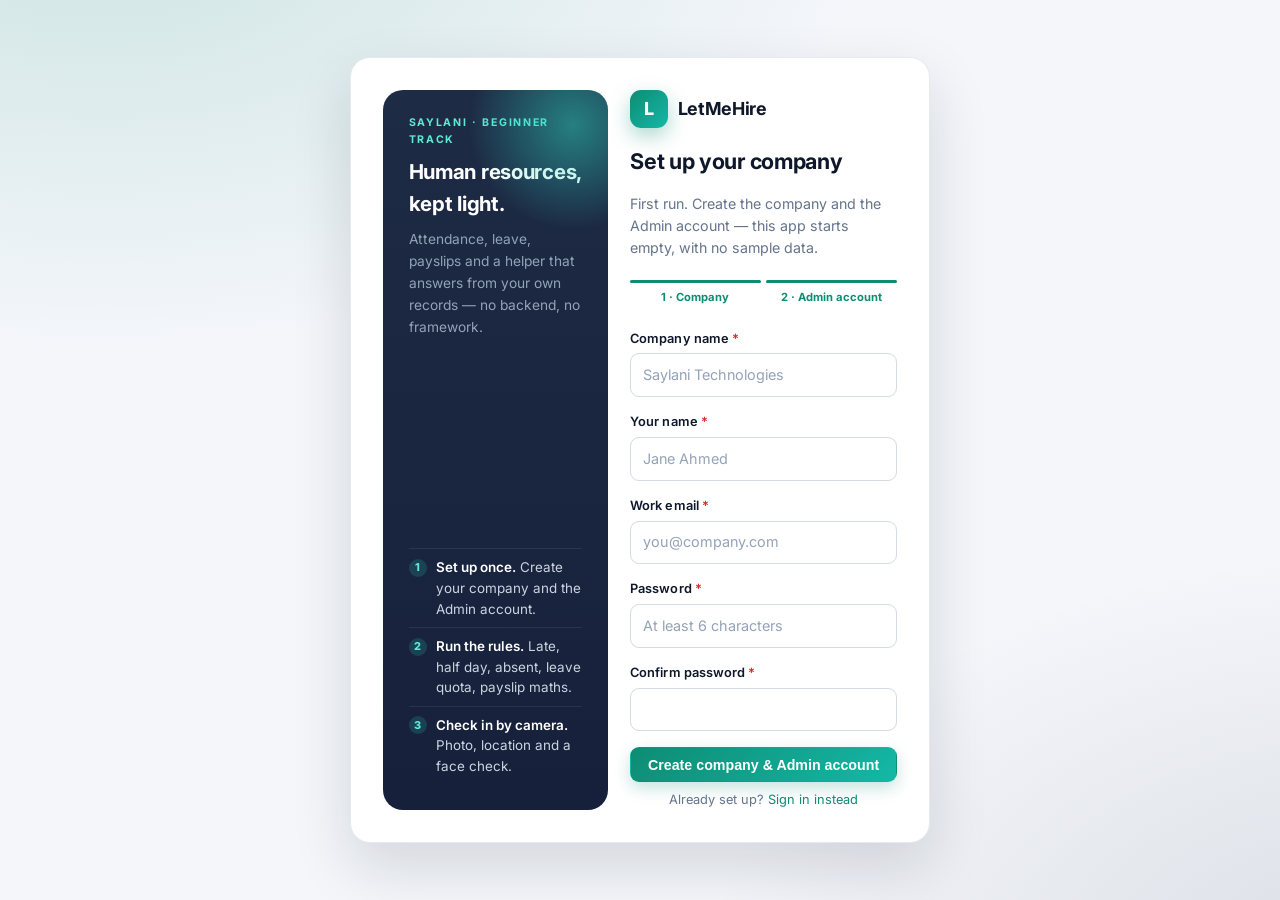
<file: index.html>
<!DOCTYPE html>
<html lang="en">
<head>
<meta charset="UTF-8">
<meta name="viewport" content="width=device-width, initial-scale=1, viewport-fit=cover">
<script>try{var t=localStorage.getItem('hcm_theme');if(t)document.documentElement.setAttribute('data-theme',t);}catch(e){}</script>
<title>LetMeHire — Sign in</title>
<link rel="icon" href="data:image/svg+xml,%3Csvg%20xmlns='http://www.w3.org/2000/svg'%20viewBox='0%200%2064%2064'%3E%3Crect%20width='64'%20height='64'%20rx='16'%20fill='%230e8c74'/%3E%3Ctext%20x='32'%20y='46'%20font-size='38'%20font-family='Arial'%20font-weight='700'%20fill='white'%20text-anchor='middle'%3EL%3C/text%3E%3C/svg%3E">
<link rel="preconnect" href="https://fonts.googleapis.com">
<link href="https://fonts.googleapis.com/css2?family=Inter:wght@400;500;600;700;800&display=swap" rel="stylesheet">
<link rel="stylesheet" href="css/style.css">
</head>
<body>

<div class="auth">
  <div class="auth-card wide" id="card">
    <div class="auth-split">

      <aside class="auth-side">
        <div>
          <div class="kicker">Saylani &middot; Beginner Track</div>
          <h2>Human resources, kept light.</h2>
          <p>Attendance, leave, payslips and a helper that answers from your own records &mdash; no backend, no framework.</p>
        </div>
        <ul>
          <li><span class="dot">1</span><span><b>Set up once.</b> Create your company and the Admin account.</span></li>
          <li><span class="dot">2</span><span><b>Run the rules.</b> Late, half day, absent, leave quota, payslip maths.</span></li>
          <li><span class="dot">3</span><span><b>Check in by camera.</b> Photo, location and a face check.</span></li>
        </ul>
      </aside>

      <div class="auth-form">
        <div class="auth-brand"><span class="mark" aria-hidden="true">L</span><span>LetMeHire</span></div>

        <!-- ================= FIRST-RUN SETUP ================= -->
        <form id="setupForm" class="d-none" novalidate>
          <h1>Set up your company</h1>
          <p class="lede">First run. Create the company and the Admin account &mdash; this app starts empty, with no sample data.</p>

          <div class="steps" aria-hidden="true">
            <span class="st on">1 &middot; Company</span>
            <span class="st on">2 &middot; Admin account</span>
          </div>

          <div class="field">
            <label class="lbl" for="companyName">Company name <span class="req">*</span></label>
            <input class="input" id="companyName" name="companyName" placeholder="Saylani Technologies" autocomplete="organization">
            <div class="err" id="companyNameErr"></div>
          </div>

          <div class="field">
            <label class="lbl" for="adminName">Your name <span class="req">*</span></label>
            <input class="input" id="adminName" name="adminName" placeholder="Jane Ahmed" autocomplete="name">
            <div class="err" id="adminNameErr"></div>
          </div>

          <div class="field">
            <label class="lbl" for="email">Work email <span class="req">*</span></label>
            <input class="input" type="email" id="email" name="email" placeholder="you@company.com" autocomplete="username">
            <div class="err" id="emailErr"></div>
          </div>

          <div class="field">
            <label class="lbl" for="password">Password <span class="req">*</span></label>
            <input class="input" type="password" id="password" name="password" placeholder="At least 6 characters" autocomplete="new-password">
            <div class="err" id="passwordErr"></div>
          </div>

          <div class="field">
            <label class="lbl" for="confirm">Confirm password <span class="req">*</span></label>
            <input class="input" type="password" id="confirm" name="confirm" autocomplete="new-password">
            <div class="err" id="confirmErr"></div>
          </div>

          <button class="btn btn-primary btn-block" type="submit">Create company &amp; Admin account</button>
          <p class="small muted center mt-1 mb-0">Already set up? <a href="#" id="toLogin">Sign in instead</a></p>
        </form>

        <!-- ================= LOGIN ================= -->
        <form id="loginForm" novalidate>
          <h1>Sign in</h1>
          <p class="lede">Sign in to your LetMeHire workspace.</p>

          <div class="field">
            <label class="lbl" for="lEmail">Email <span class="req">*</span></label>
            <input class="input" type="email" id="lEmail" autocomplete="username" placeholder="you@company.com">
            <div class="err" id="lEmailErr"></div>
          </div>

          <div class="field">
            <label class="lbl" for="lPassword">Password <span class="req">*</span></label>
            <input class="input" type="password" id="lPassword" autocomplete="current-password">
            <div class="err" id="lPasswordErr"></div>
          </div>

          <button class="btn btn-primary btn-block" type="submit">Sign in</button>

          <p class="small muted center mt-1 mb-0" id="setupHint">
            First time here? <a href="#" id="toSetup">Run first-time setup</a>
          </p>
          <div class="divider"></div>
          <p class="small center mb-0">
            <button type="button" class="btn btn-ghost btn-sm" id="resetApp">Reset app (starts empty again)</button>
          </p>
        </form>
      </div>

    </div>
  </div>
</div>

<script src="js/storage.js"></script>
<script src="js/ai.js"></script>
<script src="js/ui.js"></script>
<script src="js/auth.js"></script>
<script>
(function () {
  /* A key handed over as  #ai=<key>  is captured into localStorage
     before any redirect throws the hash away. */
  if (AI.captureHash()) UI.toast('API key saved in this browser');

  const setupForm = document.getElementById('setupForm');
  const loginForm = document.getElementById('loginForm');
  const setupHint = document.getElementById('setupHint');

  function show(which) {
    UI.clearErrors();
    setupForm.classList.toggle('d-none', which !== 'setup');
    loginForm.classList.toggle('d-none', which !== 'login');
    document.getElementById('card').classList.toggle('wide', which === 'setup');
  }

  /* Already signed in? go to the right dashboard. */
  const sessionUser = currentUser();
  if (sessionUser) {
    location.replace(sessionUser.role === 'admin' ? 'pages/admin.html' : 'pages/employee.html');
  } else if (hasCompany()) {
    show('login');
  } else {
    show('setup');
    setupHint.classList.add('d-none');
  }

  document.getElementById('toSetup').addEventListener('click', function (e) {
    e.preventDefault();
    if (hasCompany()) { UI.toast('Setup has already been completed.', 'bad'); return; }
    show('setup');
    setupHint.classList.remove('d-none');
  });

  document.getElementById('toLogin').addEventListener('click', function (e) {
    e.preventDefault();
    show('login');
  });

  /* ---------- First-run setup ---------- */
  setupForm.addEventListener('submit', function (e) {
    e.preventDefault();
    UI.clearErrors(setupForm);

    const res = Auth.setupCompany({
      companyName: document.getElementById('companyName').value,
      adminName: document.getElementById('adminName').value,
      email: document.getElementById('email').value,
      password: document.getElementById('password').value,
      confirm: document.getElementById('confirm').value
    });

    if (!res.ok) {
      Object.keys(res.errors).forEach(k => UI.setError(k, res.errors[k]));
      const first = setupForm.querySelector('.field.invalid .input');
      if (first) first.focus();
      return;
    }

    UI.toast('Company created. Welcome, ' + res.user.name.split(' ')[0] + '!');
    location.href = 'pages/admin.html';
  });

  /* ---------- Login ---------- */
  loginForm.addEventListener('submit', function (e) {
    e.preventDefault();
    UI.clearErrors(loginForm);

    const res = Auth.login(document.getElementById('lEmail').value, document.getElementById('lPassword').value);

    if (!res.ok) {
      if (res.errors && res.errors.email) UI.setError('lEmail', res.errors.email);
      if (res.errors && res.errors.password) UI.setError('lPassword', res.errors.password);
      const first = loginForm.querySelector('.field.invalid .input');
      if (first) first.focus();
      return;
    }

    location.href = res.user.role === 'admin' ? 'pages/admin.html' : 'pages/employee.html';
  });

  /* ---------- Reset (demo convenience) ---------- */
  document.getElementById('resetApp').addEventListener('click', function () {
    UI.confirm({
      title: 'Reset the app?',
      message: 'This deletes the company, employees, attendance and leaves stored in this browser. The app returns to its empty first-run state.',
      confirm: 'Reset everything',
      danger: true
    }, function () {
      dbClear();
      location.reload();
    });
  });
})();
</script>
</body>
</html>
</file>
<file: css/style.css>
/* ============================================================
   LetMeHire — Saylani Beginner Track
   Single stylesheet: css/style.css
   ============================================================ */

:root {
  --brand: #0e8c74;
  --brand-dark: #0a6e5b;
  --brand-soft: #e6f7f4;
  --brand-grad: linear-gradient(135deg, #0e8c74 0%, #14b8a6 100%);
  --brand-grad-2: linear-gradient(135deg, #0a6e5b 0%, #0e8c74 100%);

  --navy: #1e2b45;
  --navy-2: #26324d;
  --navy-grad: linear-gradient(180deg, #1e2b45 0%, #16203a 100%);

  --ink: #0f172a;
  --muted: #64748b;
  --faint: #94a3b8;

  --bg: #f4f6fa;
  --surface: #ffffff;
  --surface-2: #f8fafc;
  --line: #e6e9ef;
  --line-2: #d5dae3;

  --ok: #16a34a;   --ok-bg: #f0fdf4;
  --warn: #d97706; --warn-bg: #fffbeb;
  --bad: #dc2626;  --bad-bg: #fef2f2;
  --info: #0891b2; --info-bg: #ecfeff;

  --r: 14px;
  --r-sm: 9px;
  --r-lg: 20px;
  --shadow: 0 1px 2px rgba(15,23,42,.05), 0 6px 20px rgba(15,23,42,.06);
  --shadow-hi: 0 10px 34px rgba(15,23,42,.13);
  --ring: 0 0 0 3px rgba(14,140,116,.18);
  --nav-w: 250px;
  --topbar-bg: rgba(255,255,255,.86);
  --brand-tint: #f0fdfa;
  --brand-line: #b7ebe3;
}

/* ---------------- Dark mode (toggle in the topbar) ---------------- */
:root[data-theme="dark"] {
  color-scheme: dark;
  --ink: #e9eef7;
  --muted: #9aa8bd;
  --faint: #7b8798;
  --bg: #0c1220;
  --surface: #141c2d;
  --surface-2: #1a2337;
  --line: #26304a;
  --line-2: #35415e;
  --brand-soft: #0f2f2a;
  --brand-dark: #34d399;
  --ok-bg: #0d2918;
  --warn-bg: #33240c;
  --bad-bg: #351417;
  --info-bg: #0b2730;
  --shadow: 0 1px 2px rgba(0,0,0,.42), 0 6px 20px rgba(0,0,0,.34);
  --shadow-hi: 0 10px 34px rgba(0,0,0,.55);
  --ring: 0 0 0 3px rgba(20,184,166,.32);
  --topbar-bg: rgba(16,23,38,.88);
  --brand-tint: #0b3b34;
  --brand-line: #17655a;
}

* { box-sizing: border-box; }
html, body { height: 100%; }
html { -webkit-text-size-adjust: 100%; text-size-adjust: 100%; }
img, video, canvas, svg { max-width: 100%; }

body {
  margin: 0;
  font-family: 'Inter', -apple-system, BlinkMacSystemFont, 'Segoe UI', Roboto, Arial, sans-serif;
  background: var(--bg);
  background-image:
    radial-gradient(900px 460px at 100% 0%, rgba(20,184,166,.06), transparent 60%),
    radial-gradient(760px 420px at 0% 100%, rgba(30,43,69,.05), transparent 60%);
  background-attachment: fixed;
  color: var(--ink);
  font-size: 14.5px;
  line-height: 1.55;
  -webkit-font-smoothing: antialiased;
  -moz-osx-font-smoothing: grayscale;
}

h1, h2, h3, h4, h5 { font-weight: 700; letter-spacing: -.014em; }
a { color: var(--brand); text-decoration: none; }
a:hover { text-decoration: underline; }

/* ---------------- Buttons ---------------- */
.btn {
  font-weight: 600;
  font-size: .89rem;
  padding: .56rem 1.05rem;
  border-radius: var(--r-sm);
  border: 1px solid transparent;
  display: inline-flex;
  align-items: center;
  gap: .45rem;
  justify-content: center;
  cursor: pointer;
  white-space: nowrap;
  transition: background .15s, border-color .15s, color .15s, transform .12s, box-shadow .15s;
}
.btn:disabled { opacity: .5; cursor: not-allowed; }
.btn:active:not(:disabled) { transform: translateY(1px); }
.btn-primary {
  background: var(--brand-grad);
  border-color: transparent;
  color: #fff;
  box-shadow: 0 6px 16px rgba(14,140,116,.24);
}
.btn-primary:hover:not(:disabled) { box-shadow: 0 8px 22px rgba(14,140,116,.34); filter: saturate(1.06); }
.btn-outline { background: var(--surface); border-color: var(--line-2); color: var(--ink); }
.btn-outline:hover:not(:disabled) { background: var(--surface-2); border-color: var(--brand); color: var(--brand-dark); }
.btn-danger { background: var(--surface); border-color: #fca5a5; color: var(--bad); }
.btn-danger:hover:not(:disabled) { background: var(--bad-bg); border-color: var(--bad); }
.btn-ghost { background: transparent; border-color: transparent; color: var(--muted); }
.btn-ghost:hover:not(:disabled) { background: var(--surface-2); color: var(--ink); }
.btn-sm { padding: .32rem .68rem; font-size: .8rem; border-radius: 7px; }
.btn-block { width: 100%; }
.btn .ico { display: inline-grid; place-items: center; width: 1em; height: 1em; }
.btn-soft { background: var(--brand-soft); color: var(--brand-dark); border-color: transparent; }
.btn-soft:hover:not(:disabled) { background: #d8f2ed; }

/* ---------------- Forms ---------------- */
.field { margin-bottom: .95rem; }
label.lbl {
  display: block;
  font-size: .8rem;
  font-weight: 600;
  margin-bottom: .32rem;
  color: var(--ink);
  letter-spacing: .005em;
}
label.lbl .req { color: var(--bad); }

.input, .select, textarea.input {
  width: 100%;
  font: inherit;
  font-size: .9rem;
  padding: .6rem .75rem;
  border: 1px solid var(--line-2);
  border-radius: var(--r-sm);
  background: var(--surface);
  color: var(--ink);
  transition: border-color .15s, box-shadow .15s, background .15s;
}
.input:focus, .select:focus, textarea.input:focus {
  outline: none;
  border-color: var(--brand);
  box-shadow: var(--ring);
}
.input::placeholder { color: var(--faint); }
.input[readonly] { background: var(--surface-2); color: var(--muted); }

.err {
  display: none;
  color: var(--bad);
  font-size: .76rem;
  font-weight: 500;
  margin-top: .3rem;
}
.field.invalid .input, .field.invalid .select { border-color: var(--bad); box-shadow: 0 0 0 3px rgba(220,38,38,.12); }
.field.invalid .err { display: block; }
.hint { font-size: .76rem; color: var(--muted); margin-top: .34rem; line-height: 1.45; }

/* ---------------- Cards ---------------- */
.card {
  background: var(--surface);
  border: 1px solid var(--line);
  border-radius: var(--r);
  box-shadow: var(--shadow);
  transition: box-shadow .18s ease, transform .18s ease, border-color .18s ease;
}
.card.hover:hover { box-shadow: var(--shadow-hi); transform: translateY(-2px); border-color: #dfe4ec; }
.card-hd {
  padding: .92rem 1.15rem;
  border-bottom: 1px solid var(--line);
  font-weight: 700;
  font-size: .95rem;
  display: flex;
  align-items: center;
  justify-content: space-between;
  gap: .75rem;
}
.card-hd .ttl {
  display: inline-flex; align-items: center; gap: .5rem;
}
.card-hd .ttl::before {
  content: ''; width: 4px; height: 15px; border-radius: 3px;
  background: var(--brand-grad);
}
.card-bd { padding: 1.15rem; }

/* ---------------- Tables ---------------- */
.tbl-wrap { overflow-x: auto; -webkit-overflow-scrolling: touch; scrollbar-width: thin; }
table.tbl { width: 100%; border-collapse: collapse; }
.tbl th {
  text-align: left;
  font-size: .7rem;
  text-transform: uppercase;
  letter-spacing: .06em;
  color: var(--muted);
  font-weight: 700;
  padding: .68rem .9rem;
  background: var(--surface-2);
  border-bottom: 1px solid var(--line);
  white-space: nowrap;
}
.tbl td {
  padding: .78rem .9rem;
  border-bottom: 1px solid var(--line);
  vertical-align: middle;
}
.tbl tbody tr:last-child td { border-bottom: none; }
.tbl tbody tr { transition: background .13s; }
.tbl tbody tr:hover { background: var(--surface-2); }

/* ---------------- Badges ---------------- */
.badge {
  display: inline-block;
  font-size: .7rem;
  font-weight: 700;
  padding: .28em .62em;
  border-radius: 999px;
  white-space: nowrap;
  letter-spacing: .01em;
}
.badge-ok { background: var(--ok-bg); color: var(--ok); }
.badge-warn { background: var(--warn-bg); color: var(--warn); }
.badge-bad { background: var(--bad-bg); color: var(--bad); }
.badge-info { background: var(--info-bg); color: var(--info); }
.badge-mute { background: var(--surface-2); color: var(--muted); }

/* ---------------- Stat cards ---------------- */
.stats { display: grid; grid-template-columns: repeat(auto-fit, minmax(min(180px, 100%), 1fr)); gap: .9rem; }
.stat {
  background: var(--surface);
  border: 1px solid var(--line);
  border-radius: var(--r);
  padding: 1rem 1.05rem;
  display: flex;
  gap: .8rem;
  align-items: center;
  box-shadow: var(--shadow);
  position: relative;
  overflow: hidden;
  transition: transform .16s ease, box-shadow .16s ease;
}
.stat::after {
  content: ''; position: absolute; inset: auto -30% -70% auto;
  width: 130px; height: 130px; border-radius: 50%;
  background: currentColor; opacity: .05;
}
.stat:hover { transform: translateY(-2px); box-shadow: var(--shadow-hi); }
.stat .ico {
  width: 42px; height: 42px;
  border-radius: 12px;
  display: grid; place-items: center;
  font-size: 1.05rem;
  flex: none;
}
.stat .val { font-size: 1.45rem; font-weight: 700; line-height: 1.1; display: block; letter-spacing: -.02em; }
.stat .lbl { font-size: .76rem; color: var(--muted); font-weight: 600; display: block; }
.stat.c-brand .ico { background: var(--brand-soft); color: var(--brand); }
.stat.c-ok .ico { background: var(--ok-bg); color: var(--ok); }
.stat.c-warn .ico { background: var(--warn-bg); color: var(--warn); }
.stat.c-bad .ico { background: var(--bad-bg); color: var(--bad); }
.stat.c-info .ico { background: var(--info-bg); color: var(--info); }
.stat.c-brand { color: var(--brand); } .stat.c-brand .val { color: var(--ink); }
.stat.c-ok { color: var(--ok); } .stat.c-ok .val { color: var(--ink); }
.stat.c-warn { color: var(--warn); } .stat.c-warn .val { color: var(--ink); }
.stat.c-bad { color: var(--bad); } .stat.c-bad .val { color: var(--ink); }
.stat.c-info { color: var(--info); } .stat.c-info .val { color: var(--ink); }

/* ---------------- Empty state ---------------- */
.empty { text-align: center; padding: 2.6rem 1.25rem; color: var(--muted); }
.empty .ico {
  width: 60px; height: 60px;
  margin: 0 auto .9rem;
  border-radius: 16px;
      background: linear-gradient(135deg, var(--surface-2), var(--line));
  border: 1px dashed var(--line-2);
  display: grid; place-items: center;
  font-size: 1.4rem; color: var(--faint);
}
.empty h5 { color: var(--ink); margin: 0 0 .3rem; font-size: 1rem; }
.empty p { max-width: 380px; margin: 0 auto 1rem; font-size: .87rem; }

/* ---------------- Alerts ---------------- */
.alert {
  display: none;
  padding: .62rem .85rem;
  border-radius: var(--r-sm);
  font-size: .85rem;
  font-weight: 500;
  margin-bottom: .9rem;
}
.alert.show { display: block; }
.alert-error { background: var(--bad-bg); color: var(--bad); border: 1px solid #fecaca; }
.alert-ok { background: var(--ok-bg); color: var(--ok); border: 1px solid #bbf7d0; }
.alert-info { background: var(--info-bg); color: #0e7490; border: 1px solid #a5f3fc; }

/* ---------------- App shell ---------------- */
.shell { display: none; }
.shell.on { display: block; }

.nav {
  position: fixed;
  inset: 0 auto 0 0;
  width: var(--nav-w);
  background: var(--navy-grad);
  color: #cbd5e1;
  display: flex;
  flex-direction: column;
  z-index: 60;
  transition: transform .24s ease;
  box-shadow: 6px 0 24px rgba(15,23,42,.10);
}
.nav .brand {
  display: flex; align-items: center; gap: .6rem;
  padding: 1.15rem 1.15rem 1rem;
  font-weight: 700; font-size: 1.06rem; color: #fff;
  letter-spacing: -.02em;
}
.nav .brand .mark {
  width: 34px; height: 34px; border-radius: 10px;
  background: var(--brand-grad);
  display: grid; place-items: center; font-size: .95rem;
  box-shadow: 0 6px 16px rgba(20,184,166,.36);
  font-weight: 800;
}
.nav .brand .tag {
  margin-left: auto; font-size: .6rem; font-weight: 700;
  letter-spacing: .1em; text-transform: uppercase;
  color: #7dd3fc; background: rgba(125,211,252,.12);
  padding: .18rem .42rem; border-radius: 5px;
}
.nav .role-pill {
  margin: 0 1.15rem .7rem;
  font-size: .66rem;
  text-transform: uppercase;
  letter-spacing: .1em;
  color: #7dd3fc;
  font-weight: 700;
}
.nav .links {
  padding: .35rem .55rem; flex: 1; overflow-y: auto;
  -webkit-overflow-scrolling: touch; overscroll-behavior: contain;
  padding-bottom: calc(.35rem + env(safe-area-inset-bottom));
}
.nav .lk {
  display: flex; align-items: center; gap: .62rem;
  padding: .6rem .78rem;
  border-radius: var(--r-sm);
  color: #cbd5e1;
  font-size: .89rem;
  font-weight: 500;
  margin-bottom: 3px;
  position: relative;
  transition: background .14s, color .14s, transform .14s;
}
.nav .lk > span[aria-hidden] { opacity: .8; width: 1.1em; display: inline-grid; place-items: center; }
.nav .lk:hover { background: rgba(255,255,255,.08); color: #fff; text-decoration: none; transform: translateX(2px); }
.nav .lk.on {
  background: rgba(14,140,116,.42); color: #fff;
  box-shadow: inset 0 0 0 1px rgba(255,255,255,.08);
  font-weight: 600;
}
.nav .lk.on::before {
  content: ''; position: absolute; left: -0.55rem; top: 20%;
  width: 3px; height: 60%; border-radius: 0 3px 3px 0; background: #2dd4bf;
}
.nav .foot {
  padding: .95rem;
  border-top: 1px solid rgba(255,255,255,.09);
  background: rgba(0,0,0,.14);
}
.nav .who {
  display: flex; align-items: center; gap: .6rem; margin-bottom: .7rem;
  background: rgba(255,255,255,.05); border: 1px solid rgba(255,255,255,.07);
  padding: .5rem .6rem; border-radius: 10px;
}
.nav .who .nm { color: #fff; font-weight: 600; font-size: .85rem; overflow: hidden; text-overflow: ellipsis; white-space: nowrap; }
.nav .who .rl { font-size: .7rem; color: #94a3b8; overflow: hidden; text-overflow: ellipsis; white-space: nowrap; }
.nav .who .av { background: rgba(45,212,191,.18); color: #99f6e4; }

.main { margin-left: var(--nav-w); min-height: 100vh; }

.topbar {
  background: var(--topbar-bg);
  backdrop-filter: saturate(1.4) blur(8px);
  border-bottom: 1px solid var(--line);
  padding: .8rem 1.35rem;
  display: flex;
  align-items: center;
  justify-content: space-between;
  gap: 1rem;
  position: sticky;
  top: 0;
  z-index: 40;
}
.topbar .ttl { font-size: 1.08rem; font-weight: 700; margin: 0; letter-spacing: -.02em; }
.topbar .sub { font-size: .78rem; color: var(--muted); }
.topbar .datechip {
  background: var(--surface-2);
  border: 1px solid var(--line);
  padding: .32rem .7rem;
  border-radius: 999px;
  font-weight: 600;
  color: var(--muted);
}

.burger {
  display: none;
  background: var(--surface);
  border: 1px solid var(--line-2);
  border-radius: var(--r-sm);
  padding: .35rem .6rem;
  font-size: 1rem;
  cursor: pointer;
  color: var(--ink);
}

.page {
  padding: 1.35rem;
  padding-left: max(1.35rem, env(safe-area-inset-left));
  padding-right: max(1.35rem, env(safe-area-inset-right));
  max-width: 1440px;
  margin: 0 auto;
  animation: fadeUp .28s ease-out;
}
@keyframes fadeUp { from { opacity: 0; transform: translateY(6px); } to { opacity: 1; transform: none; } }

.page-hd {
  display: flex;
  align-items: flex-start;
  justify-content: space-between;
  gap: 1rem;
  flex-wrap: wrap;
  margin-bottom: 1.2rem;
}
.page-hd h2 { margin: 0 0 .18rem; font-size: 1.32rem; }
.page-hd p { margin: 0; color: var(--muted); font-size: .88rem; }

.scrim { display: none; position: fixed; inset: 0; background: rgba(15,23,42,.5); z-index: 55; }
.scrim.on { display: block; }

/* ---------------- Auth screen ---------------- */
.auth {
  min-height: 100vh;
  min-height: 100dvh;
  display: flex;
  align-items: center;
  justify-content: center;
  padding: 1.5rem;
  padding-top: max(1.5rem, env(safe-area-inset-top));
  padding-bottom: max(1.5rem, env(safe-area-inset-bottom));
  background:
    radial-gradient(760px 420px at 8% -8%, rgba(14,140,116,.16), transparent),
    radial-gradient(680px 420px at 108% 108%, rgba(30,43,69,.12), transparent),
    var(--bg);
}
.auth-card {
  width: 100%;
  max-width: 440px;
  background: var(--surface);
  border: 1px solid var(--line);
  border-radius: var(--r-lg);
  box-shadow: 0 24px 60px rgba(15,23,42,.14);
  padding: 2rem;
  animation: fadeUp .3s ease-out;
}
.auth-card.wide { max-width: 580px; }
.auth-brand { display: flex; align-items: center; gap: .6rem; font-weight: 700; font-size: 1.12rem; letter-spacing: -.02em; }
.auth-brand .mark {
  width: 38px; height: 38px; border-radius: 11px;
  background: var(--brand-grad);
  display: grid; place-items: center; color: #fff;
  box-shadow: 0 8px 20px rgba(14,140,116,.34);
  font-weight: 800;
}
.auth-card h1 { font-size: 1.35rem; margin: 1.1rem 0 .25rem; }
.auth-card .lede { color: var(--muted); font-size: .89rem; margin-bottom: 1.3rem; }

.auth-split { display: flex; gap: 1.4rem; align-items: stretch; }
.auth-side {
  flex: 1 1 46%;
  border-radius: var(--r-lg);
  background: var(--navy-grad);
  color: #cbd5e1;
  padding: 1.6rem;
  display: flex;
  flex-direction: column;
  justify-content: space-between;
  position: relative;
  overflow: hidden;
}
.auth-side::after {
  content: ''; position: absolute; right: -70px; top: -70px;
  width: 210px; height: 210px; border-radius: 50%;
  background: radial-gradient(circle, rgba(45,212,191,.5), transparent 70%);
}
.auth-side .kicker {
  font-size: .66rem; letter-spacing: .16em; text-transform: uppercase;
  color: #5eead4; font-weight: 700;
}
.auth-side h2 { color: #fff; font-size: 1.28rem; margin: .5rem 0 .55rem; }
.auth-side p { font-size: .86rem; margin: 0; color: #94a3b8; line-height: 1.6; }
.auth-side ul { list-style: none; padding: 0; margin: 1.1rem 0 0; }
.auth-side li {
  font-size: .84rem; padding: .48rem 0; display: flex; gap: .6rem; align-items: flex-start;
  border-top: 1px solid rgba(255,255,255,.08); color: #cbd5e1;
}
.auth-side li b { color: #fff; font-weight: 600; }
.auth-side li .dot {
  width: 18px; height: 18px; border-radius: 50%; flex: none; margin-top: .12rem;
  background: rgba(45,212,191,.18); color: #5eead4;
  display: grid; place-items: center; font-size: .68rem; font-weight: 800;
}
.auth-form { flex: 1 1 54%; }

.steps { display: flex; gap: .35rem; margin: 1.1rem 0 1.4rem; }
.steps .st {
  flex: 1; text-align: center;
  font-size: .7rem; font-weight: 700;
  color: var(--faint);
  padding-top: .55rem;
  position: relative;
}
.steps .st::before {
  content: ''; position: absolute; top: 0; left: 0; right: 0;
  height: 3px; border-radius: 3px; background: var(--line);
}
.steps .st.on { color: var(--brand); }
.steps .st.on::before { background: var(--brand); }
.steps .st.done { color: var(--ok); }
.steps .st.done::before { background: var(--ok); }

/* ---------------- Helper chat ---------------- */
.chat { display: flex; flex-direction: column; }
.chat-log { padding: 1rem; max-height: min(340px, 55vh); overflow-y: auto; scroll-behavior: smooth; -webkit-overflow-scrolling: touch; }
.msg { margin-bottom: .8rem; display: flex; flex-direction: column; animation: fadeUp .18s ease-out; }
.msg.me { align-items: flex-end; }
.bub {
  max-width: 88%;
  padding: .62rem .85rem;
  border-radius: 13px;
  font-size: .88rem;
  line-height: 1.5;
}
.msg.me .bub { background: var(--brand-grad); color: #fff; border-bottom-right-radius: 4px; }
.msg.bot .bub { background: var(--surface-2); border: 1px solid var(--line); border-bottom-left-radius: 4px; }
.msg .src { font-size: .7rem; color: var(--faint); margin-top: .25rem; }
.chat-form { display: flex; gap: .5rem; padding: .7rem; border-top: 1px solid var(--line); }
.chips { display: flex; flex-wrap: wrap; gap: .4rem; padding: 0 .7rem .6rem; }
.chip {
  font-size: .76rem;
  border: 1px solid var(--line);
  background: var(--surface);
  border-radius: 999px;
  padding: .26rem .68rem;
  cursor: pointer;
  color: var(--muted);
  font-weight: 500;
  transition: border-color .14s, color .14s, background .14s;
}
.chip:hover { border-color: var(--brand); color: var(--brand); background: var(--brand-soft); }

/* ---------------- Avatar ---------------- */
.av {
  width: 34px; height: 34px;
  border-radius: 50%;
  background: var(--brand-soft);
  color: var(--brand-dark);
  display: inline-grid; place-items: center;
  font-weight: 700; font-size: .76rem;
  flex: none;
}
.av.lg { width: 60px; height: 60px; font-size: 1.3rem; }

/* ---------------- Modal ---------------- */
.modal-back {
  display: none;
  position: fixed; inset: 0;
  background: rgba(15,23,42,.55);
  backdrop-filter: blur(2px);
  z-index: 90;
  padding: 1rem;
  padding-top: max(1rem, env(safe-area-inset-top));
  padding-bottom: max(1rem, env(safe-area-inset-bottom));
  padding-left: max(1rem, env(safe-area-inset-left));
  padding-right: max(1rem, env(safe-area-inset-right));
  overflow-y: auto;
  -webkit-overflow-scrolling: touch;
}
.modal-back.on { display: block; }
.modal-box {
  background: var(--surface);
  border-radius: 16px;
  max-width: 480px;
  margin: 6vh auto;
  box-shadow: 0 24px 60px rgba(15,23,42,.30);
  animation: pop .16s ease-out;
}
@keyframes pop { from { transform: translateY(8px); opacity: 0; } to { transform: none; opacity: 1; } }
.modal-hd {
  padding: .95rem 1.15rem;
  border-bottom: 1px solid var(--line);
  font-weight: 700;
  display: flex; justify-content: space-between; align-items: center;
}
.modal-hd button { background: none; border: none; font-size: 1.15rem; cursor: pointer; color: var(--muted); line-height: 1; }
.modal-bd { padding: 1.15rem; }
.modal-ft { padding: .9rem 1.15rem; border-top: 1px solid var(--line); display: flex; gap: .5rem; justify-content: flex-end; }

/* ---------------- Camera check-in ---------------- */
.cam-modal { max-width: 520px; }
.cam-stage {
  position: relative;
  background: #0b1220;
  border-radius: 12px;
  overflow: hidden;
  aspect-ratio: 4 / 3;
  display: grid;
  place-items: center;
}
.cam-stage video {
  width: 100%; height: 100%;
  object-fit: cover;
  transform: scaleX(-1);
  display: block;
  background: #0b1220;
}
.cam-stage canvas.overlay {
  position: absolute; inset: 0;
  width: 100%; height: 100%;
  transform: scaleX(-1);
  pointer-events: none;
}
.cam-stage .cam-fallback {
  color: #94a3b8; text-align: center; font-size: .84rem; padding: 1.5rem;
  display: flex; flex-direction: column; align-items: center; gap: .6rem;
}
.cam-stage .cam-fallback .big { font-size: 1.8rem; opacity: .7; }
.cam-live {
  position: absolute; top: .6rem; left: .6rem;
  display: inline-flex; align-items: center; gap: .35rem;
  background: rgba(15,23,42,.72); color: #fff;
  font-size: .68rem; font-weight: 700; letter-spacing: .06em;
  padding: .22rem .5rem; border-radius: 999px;
  backdrop-filter: blur(4px);
}
.cam-live .dot { width: 6px; height: 6px; border-radius: 50%; background: #ef4444; animation: blink 1.4s infinite; }
@keyframes blink { 50% { opacity: .25; } }
.cam-hint {
  position: absolute; left: .6rem; right: .6rem; bottom: .6rem;
  background: rgba(15,23,42,.76); color: #fff;
  font-size: .78rem; font-weight: 600;
  padding: .4rem .6rem; border-radius: 8px;
  backdrop-filter: blur(4px);
  display: flex; align-items: center; gap: .45rem;
}
.cam-hint.ok { background: rgba(14,140,116,.88); }
.cam-hint.bad { background: rgba(220,38,38,.88); }

.cam-steps { list-style: none; margin: 1rem 0 0; padding: 0; }
.cam-steps li {
  display: flex; align-items: center; gap: .7rem;
  padding: .55rem .1rem;
  border-bottom: 1px dashed var(--line);
  font-size: .86rem;
}
.cam-steps li:last-child { border-bottom: none; }
.cam-steps .st-ico {
  width: 24px; height: 24px; border-radius: 50%; flex: none;
  display: grid; place-items: center;
  font-size: .72rem; font-weight: 800;
  background: var(--surface-2); color: var(--muted);
}
.cam-steps .st-lbl { font-weight: 600; color: var(--ink); }
.cam-steps .st-val { margin-left: auto; font-size: .78rem; color: var(--muted); text-align: right; }
.cam-steps li.ok .st-ico { background: var(--ok-bg); color: var(--ok); }
.cam-steps li.bad .st-ico { background: var(--bad-bg); color: var(--bad); }
.cam-steps li.run .st-ico { background: var(--brand-soft); color: var(--brand); animation: pulse 1.1s infinite; }
@keyframes pulse { 50% { transform: scale(.86); } }

.cam-note { font-size: .76rem; color: var(--muted); margin-top: .85rem; line-height: 1.5; }
.cam-note b { color: var(--ink); }

.thumb {
  width: 30px; height: 30px;
  border-radius: 8px;
  object-fit: cover;
  border: 1px solid var(--line);
  display: block;
  background: var(--surface-2);
}
.thumb.lg { width: 72px; height: 72px; border-radius: 12px; }

/* ---------------- Toast ---------------- */
#toasts {
  position: fixed; top: max(1rem, env(safe-area-inset-top)); right: max(1rem, env(safe-area-inset-right));
  left: env(safe-area-inset-left);
  z-index: 200;
  display: flex; flex-direction: column; gap: .5rem;
}
.toast {
  background: var(--navy); color: #fff;
  padding: .68rem .95rem;
  border-radius: 10px;
  font-size: .86rem; font-weight: 600;
  box-shadow: 0 12px 30px rgba(0,0,0,.26);
  border-left: 4px solid var(--brand);
  max-width: 320px;
  animation: pop .16s ease-out;
}
.toast.ok { border-left-color: #2dd4bf; }
.toast.bad { border-left-color: #ef4444; }

/* ---------------- Payslip ---------------- */
.payslip {
  background: var(--surface);
  border: 1px solid var(--line);
  border-radius: var(--r);
  padding: 1.7rem;
  box-shadow: var(--shadow);
}
.payslip .ps-hd {
  display: flex; justify-content: space-between; gap: 1rem; flex-wrap: wrap;
  border-bottom: 2px solid var(--line); padding-bottom: 1rem; margin-bottom: 1rem;
}
.payslip .ps-hd .co { font-size: 1.15rem; font-weight: 800; letter-spacing: -.02em; }
.payslip table.tbl th { background: transparent; }
.payslip .total { font-size: 1.18rem; font-weight: 800; }
  .payslip .net {
    background: linear-gradient(135deg, var(--brand-soft), var(--brand-tint));
    border: 1px solid var(--brand-line);
  border-radius: var(--r-sm);
  padding: .85rem 1rem;
}

/* ---------------- Utilities ---------------- */
.d-none { display: none !important; }
.row { display: flex; flex-wrap: wrap; gap: .9rem; }
.row > * { flex: 1 1 240px; min-width: min(240px, 100%); }
.gap-sm { gap: .5rem; }
.mt-0 { margin-top: 0; } .mt-1 { margin-top: .5rem; } .mt-2 { margin-top: 1rem; } .mt-3 { margin-top: 1.5rem; }
.mb-0 { margin-bottom: 0; } .mb-1 { margin-bottom: .5rem; } .mb-2 { margin-bottom: 1rem; } .mb-3 { margin-bottom: 1.5rem; }
.muted { color: var(--muted); }
.ink { color: var(--ink); }
.faint { color: var(--faint); }
.small { font-size: .8rem; }
.smaller { font-size: .75rem; }
.bold { font-weight: 700; }
.center { text-align: center; }
.right { text-align: right; }
.nowrap { white-space: nowrap; }
.grid-2 { display: grid; grid-template-columns: repeat(auto-fit, minmax(min(260px, 100%), 1fr)); gap: .9rem; }
.grid-3 { display: grid; grid-template-columns: repeat(auto-fit, minmax(min(210px, 100%), 1fr)); gap: .9rem; }
.flex { display: flex; align-items: center; gap: .55rem; }
.between { display: flex; align-items: center; justify-content: space-between; gap: .75rem; }
.wrap { flex-wrap: wrap; }
.divider { height: 1px; background: var(--line); margin: 1rem 0; }
.grow { flex: 1; min-width: 0; }
.row > .grow { flex: 1 1 240px; min-width: min(240px, 100%); }
.txt { overflow: hidden; text-overflow: ellipsis; white-space: nowrap; }
.eyebrow {
  font-size: .68rem; text-transform: uppercase; letter-spacing: .12em;
  color: var(--brand); font-weight: 700; margin-bottom: .25rem;
}
.srcdot {
  display: inline-flex; align-items: center; gap: .3rem;
  font-size: .7rem; font-weight: 700; color: var(--muted);
  background: var(--surface-2); border: 1px solid var(--line);
  padding: .12rem .45rem; border-radius: 999px;
}
.srcdot .pip { width: 6px; height: 6px; border-radius: 50%; background: var(--brand); }

:focus-visible { outline: 2px solid var(--brand); outline-offset: 2px; }

/* ---------------- Responsive ---------------- */

/* 900px and below: the sidebar becomes an off-canvas drawer */
@media (max-width: 900px) {
  .nav { transform: translateX(-100%); }
  .nav.open { transform: none; box-shadow: 0 0 60px rgba(0,0,0,.4); }
  .main { margin-left: 0; }
  .burger { display: inline-flex; }
  .auth-split { flex-direction: column; }
  .auth-side { padding: 1.2rem; }
  .auth-side ul { display: none; }
}

/* Touch devices (small screens or a coarse pointer): finger-sized
   targets, and 16px fields so iOS Safari does not zoom on focus. */
@media (max-width: 900px), (pointer: coarse) {
  .btn { min-height: 44px; padding: .62rem 1.1rem; }
  .btn-sm { min-height: 38px; padding: .45rem .82rem; }
  .burger { min-width: 44px; min-height: 44px; padding: 0 .7rem; }
  .chip { min-height: 36px; padding: .45rem .9rem; }
  .nav .lk { padding: .78rem .8rem; }
  .nav .foot .btn { min-height: 44px; }
  .input, .select, textarea.input { font-size: 16px; }
  .alert { padding: .75rem .85rem; }
  input[type='checkbox'], input[type='radio'], .wd { width: 20px; height: 20px; accent-color: var(--brand); }
  .wd-lbl, .chk-lbl { min-height: 44px; align-items: center; padding-right: .4rem; }
  /* text links get a taller hit area without moving the layout */
  .card-hd a.small, .small a { display: inline-block; padding: .55rem 0; margin: -.55rem 0; }
}

/* Phones */
@media (max-width: 520px) {
  .page {
    padding: .9rem;
    padding-left: max(.9rem, env(safe-area-inset-left));
    padding-right: max(.9rem, env(safe-area-inset-right));
  }
  .page-hd { margin-bottom: .95rem; }
  .page-hd h2 { font-size: 1.14rem; }
  .auth { padding: .75rem; }
  .auth-card { padding: 1.35rem; border-radius: 16px; }
  .stats { grid-template-columns: repeat(auto-fit, minmax(min(150px, 100%), 1fr)); gap: .6rem; }
  /* an odd last stat card fills the row instead of leaving a hole */
  .stats > .stat:last-child:nth-child(odd) { grid-column: 1 / -1; }
  .stat { padding: .85rem .9rem; gap: .6rem; }
  .stat .ico { width: 38px; height: 38px; font-size: .95rem; }
  .stat .val { font-size: 1.28rem; }
  .topbar { padding: .6rem .9rem; gap: .55rem; }
  .topbar .ttl { font-size: 1rem; }
  .topbar .sub { font-size: .72rem; }
  .topbar .datechip { display: none; }
  .card-hd { padding: .8rem .9rem; font-size: .9rem; }
  .card-bd { padding: .95rem; }
  .tbl th { padding: .55rem .6rem; font-size: .66rem; }
  .tbl td { padding: .62rem .6rem; font-size: .85rem; }
  .payslip { padding: 1.05rem; }
  .modal-box { margin: 1vh auto; border-radius: 14px; width: 100%; }
  .modal-hd, .modal-bd { padding: .9rem; }
  .modal-ft { padding: .8rem .9rem; flex-wrap: wrap; }
  .modal-ft .btn { flex: 1 1 140px; }
  .cam-modal { max-width: none; }
  #toasts { left: max(.75rem, env(safe-area-inset-left)); right: max(.75rem, env(safe-area-inset-right)); }
  .toast { max-width: none; }
  .bub { max-width: 94%; font-size: .86rem; }
  .chat-log { padding: .8rem; }
  .chat-form { padding: .6rem; }
  .chips { padding: 0 .6rem .55rem; }
  .steps { gap: .25rem; }
  .steps .st { font-size: .63rem; }
  .empty { padding: 2rem .9rem; }
  .nav .brand { padding: 1rem 1rem .8rem; font-size: 1rem; }
  .nav .role-pill { margin: 0 1rem .6rem; }
  .nav .foot { padding: .8rem; }
}

/* Landscape phones and short windows: keep everything reachable */
@media (max-height: 560px) {
  .auth { align-items: flex-start; }
  .auth-card h1 { margin-top: .7rem; }
  .auth-card .lede { margin-bottom: .9rem; }
  .chat-log { max-height: 44vh; }
  .modal-box { margin: .5rem auto; }
}

@media (prefers-reduced-motion: reduce) {
  * { animation-duration: .01ms !important; transition-duration: .01ms !important; }
}

/* ---------------- Print (payslip / report) ---------------- */
/* ---------------- Monthly report ---------------- */
.print-only { display: none; }
.chart-box { position: relative; width: 100%; height: 240px; }
.rep-hd {
  display: flex; align-items: flex-start; justify-content: space-between;
  gap: 1rem; flex-wrap: wrap; margin-bottom: 1rem;
}
.rep-hd h3 { margin: .1rem 0 .2rem; }
.rep-total td { background: var(--surface-2); font-weight: 700; }
.stat.c-muted .ico { background: var(--surface-2); color: var(--muted); }
.stat.c-muted { color: var(--muted); }
.stat.c-muted .val { color: var(--ink); }

@media print {
  /* Printing always uses the light palette, even in dark mode. */
  :root[data-theme="dark"] {
    color-scheme: light;
    --ink: #0f172a; --muted: #475569; --faint: #64748b;
    --bg: #fff; --surface: #fff; --surface-2: #f8fafc;
    --line: #e6e9ef; --line-2: #d5dae3;
    --brand-soft: #e6f7f4; --brand-dark: #0a6e5b;
    --ok-bg: #f0fdf4; --warn-bg: #fffbeb; --bad-bg: #fef2f2; --info-bg: #ecfeff;
    --topbar-bg: #fff; --brand-tint: #f0fdfa; --brand-line: #b7ebe3;
    --shadow: none; --shadow-hi: none;
  }
  .nav, .topbar, .page-hd, .no-print, #toasts, .scrim, .modal-back { display: none !important; }
  .main { margin: 0 !important; }
  .page { padding: 0 !important; }
  body { background: #fff; background-image: none; }
  .payslip { border: none; box-shadow: none; padding: 0; }
  .card { box-shadow: none; }
  .stat { box-shadow: none; }
  body.printing-report .page { display: none !important; }
  body.printing-report .print-only { display: block !important; }
  #printReport .stats { grid-template-columns: repeat(4, 1fr); }
  #printReport .tbl-wrap { overflow: visible; }
}
</file>
